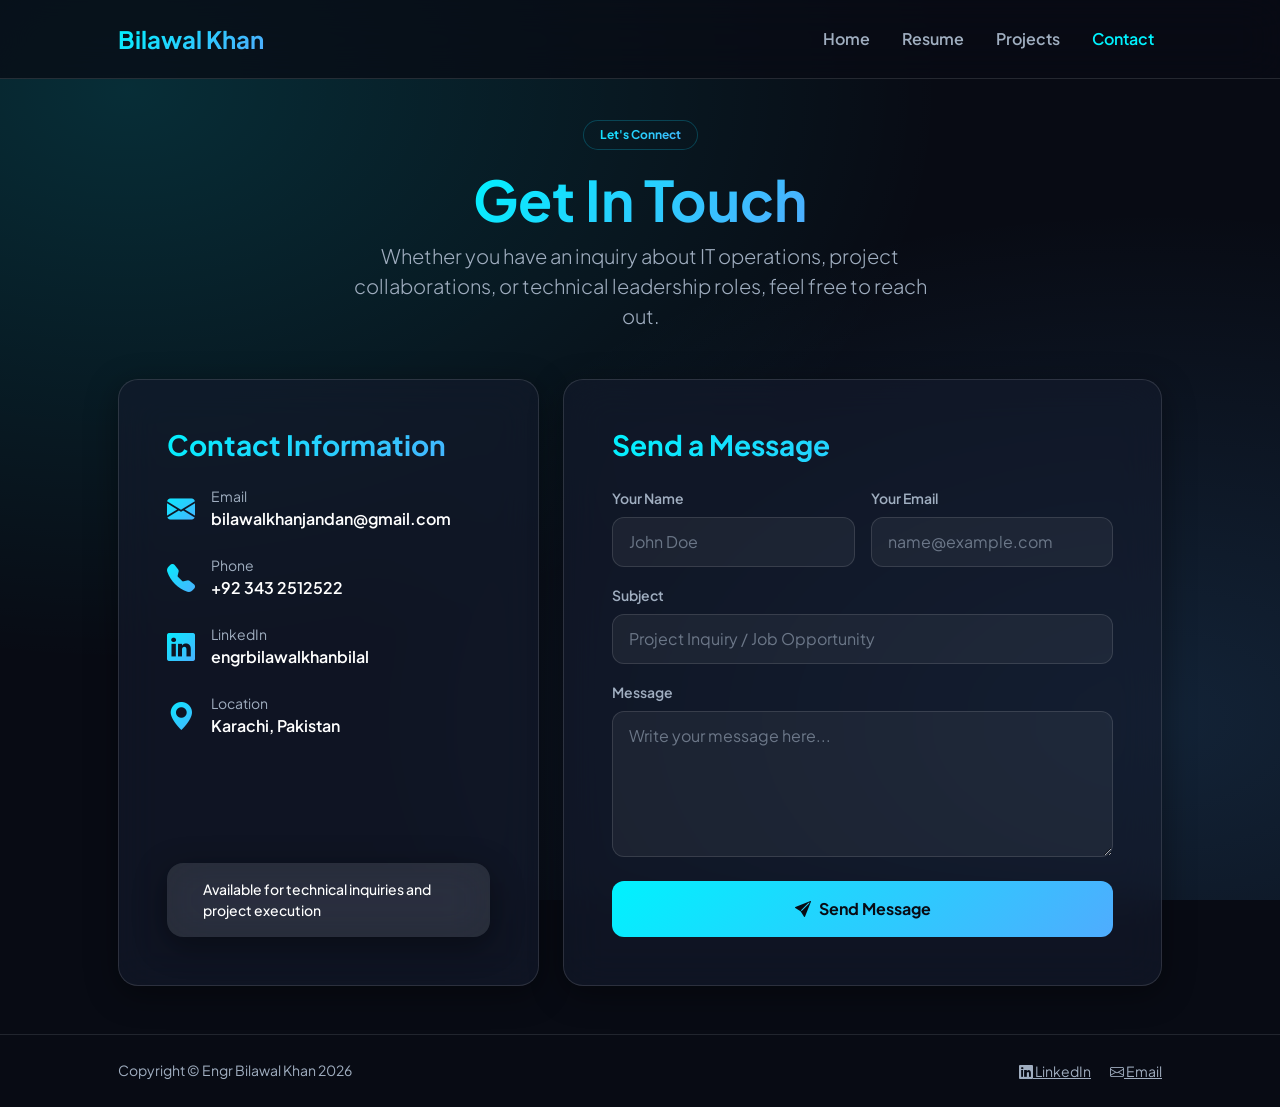
<file: contact.html>
<!DOCTYPE html>
<html lang="en">
<head>
    <meta charset="utf-8" />
    <meta name="viewport" content="width=device-width, initial-scale=1, shrink-to-fit=no" />
    <title>Contact — Engr Bilawal Khan</title>
    <link rel="icon" type="image/x-icon" href="assets/MyProfile.png" />
    <link rel="preconnect" href="https://fonts.googleapis.com" />
    <link rel="preconnect" href="https://fonts.gstatic.com" crossorigin />
    <link href="https://fonts.googleapis.com/css2?family=Plus+Jakarta+Sans:wght@300;400;500;600;700;800&display=swap" rel="stylesheet" />
    <link href="https://cdn.jsdelivr.net/npm/bootstrap-icons@1.10.5/font/bootstrap-icons.css" rel="stylesheet" />
    <link href="https://cdn.jsdelivr.net/npm/bootstrap@5.3.0/dist/css/bootstrap.min.css" rel="stylesheet" />
    <link href="https://unpkg.com/aos@2.3.1/dist/aos.css" rel="stylesheet" />
    <link href="css/styles.css" rel="stylesheet" />
</head>

<body class="d-flex flex-column h-100">
    <main class="flex-shrink-0">
        <!-- Navigation -->
        <nav class="navbar navbar-expand-lg navbar-dark py-3 fixed-top">
            <div class="container px-4 px-lg-5">
                <a class="navbar-brand fw-bold fs-4" href="index.html">
                    <span class="text-gradient">Bilawal Khan</span>
                </a>
                <button class="navbar-toggler border-0" type="button" data-bs-toggle="collapse" data-bs-target="#navbarSupportedContent">
                    <span class="navbar-toggler-icon"></span>
                </button>
                <div class="collapse navbar-collapse" id="navbarSupportedContent">
                    <ul class="navbar-nav ms-auto mb-2 mb-lg-0 fw-semibold gap-lg-3">
                        <li class="nav-item"><a class="nav-link" href="index.html">Home</a></li>
                        <li class="nav-item"><a class="nav-link" href="resume.html">Resume</a></li>
                        <li class="nav-item"><a class="nav-link" href="projects.html">Projects</a></li>
                        <li class="nav-item"><a class="nav-link active" href="contact.html">Contact</a></li>
                    </ul>
                </div>
            </div>
        </nav>

        <!-- Main Content -->
        <div class="container px-4 px-lg-5 my-5 pt-5">
            <div class="text-center mb-5 mt-4" data-aos="fade-down">
                <span class="badge bg-opacity-10 bg-info text-gradient px-3 py-2 rounded-pill mb-3 border border-info border-opacity-25">
                    Let's Connect
                </span>
                <h1 class="display-4 fw-bold mb-2"><span class="text-gradient">Get In Touch</span></h1>
                <p class="lead text-muted mx-auto" style="max-width: 600px;">
                    Whether you have an inquiry about IT operations, project collaborations, or technical leadership roles, feel free to reach out.
                </p>
            </div>

            <div class="row g-4 justify-content-center align-items-stretch">
                <!-- Direct Contact Information -->
                <div class="col-lg-5" data-aos="fade-right">
                    <div class="glass-card p-4 p-md-5 h-100 d-flex flex-column justify-content-between">
                        <div>
                            <h3 class="fw-bold mb-4 text-gradient">Contact Information</h3>
                            
                            <div class="d-flex align-items-center mb-4">
                                <div class="fs-3 text-gradient me-3"><i class="bi bi-envelope-fill"></i></div>
                                <div>
                                    <span class="text-muted d-block small">Email</span>
                                    <a href="mailto:bilawalkhanjandan@gmail.com" class="text-white text-decoration-none fw-semibold">bilawalkhanjandan@gmail.com</a>
                                </div>
                            </div>

                            <div class="d-flex align-items-center mb-4">
                                <div class="fs-3 text-gradient me-3"><i class="bi bi-telephone-fill"></i></div>
                                <div>
                                    <span class="text-muted d-block small">Phone</span>
                                    <a href="tel:+923432512522" class="text-white text-decoration-none fw-semibold">+92 343 2512522</a>
                                </div>
                            </div>

                            <div class="d-flex align-items-center mb-4">
                                <div class="fs-3 text-gradient me-3"><i class="bi bi-linkedin"></i></div>
                                <div>
                                    <span class="text-muted d-block small">LinkedIn</span>
                                    <a href="https://linkedin.com/in/engrbilawalkhanbilal" target="_blank" class="text-white text-decoration-none fw-semibold">engrbilawalkhanbilal</a>
                                </div>
                            </div>

                            <div class="d-flex align-items-center mb-4">
                                <div class="fs-3 text-gradient me-3"><i class="bi bi-geo-alt-fill"></i></div>
                                <div>
                                    <span class="text-muted d-block small">Location</span>
                                    <span class="text-white fw-semibold">Karachi, Pakistan</span>
                                </div>
                            </div>
                        </div>

                        <div class="p-3 rounded-4 glass-card border-0 bg-opacity-10 bg-white mt-4">
                            <div class="d-flex align-items-center gap-2">
                                <span class="spinner-grow spinner-grow-sm text-info" role="status"></span>
                                <span class="small text-white fw-medium">Available for technical inquiries and project execution</span>
                            </div>
                        </div>
                    </div>
                </div>

                <!-- Contact Form -->
                <div class="col-lg-7" data-aos="fade-left">
                    <div class="glass-card p-4 p-md-5 h-100">
                        <h3 class="fw-bold mb-4 text-gradient">Send a Message</h3>
                        <form action="https://formsubmit.co/bilawalkhanjandan@gmail.com" method="POST">
                            <!-- Redirect back to contact page after sending -->
                            <input type="hidden" name="_next" value="https://engrbilawalkhanbilal.github.io/MyPortfolio/contact.html">
                            <!-- Prevents Spam Captchas (Optional) -->
                            <input type="hidden" name="_captcha" value="false">

                            <div class="row g-3">
                                <div class="col-md-6">
                                    <label for="name" class="form-label text-muted small fw-semibold">Your Name</label>
                                    <input type="text" name="name" class="form-control glass-input" id="name" placeholder="John Doe" required />
                                </div>
                                <div class="col-md-6">
                                    <label for="email" class="form-label text-muted small fw-semibold">Your Email</label>
                                    <input type="email" name="email" class="form-control glass-input" id="email" placeholder="name@example.com" required />
                                </div>
                                <div class="col-12">
                                    <label for="subject" class="form-label text-muted small fw-semibold">Subject</label>
                                    <input type="text" name="_subject" class="form-control glass-input" id="subject" placeholder="Project Inquiry / Job Opportunity" required />
                                </div>
                                <div class="col-12">
                                    <label for="message" class="form-label text-muted small fw-semibold">Message</label>
                                    <textarea name="message" class="form-control glass-input" id="message" rows="5" placeholder="Write your message here..." required></textarea>
                                </div>
                                <div class="col-12 mt-4">
                                    <button type="submit" class="btn btn-gradient w-100 py-3 d-flex align-items-center justify-content-center gap-2">
                                        <i class="bi bi-send-fill"></i> Send Message
                                    </button>
                                </div>
                            </div>
                        </form>
                    </div>
                </div>
            </div>
        </div>
    </main>

    <!-- Footer -->
    <footer class="py-4 mt-auto border-top border-secondary border-opacity-25">
        <div class="container px-4 px-lg-5">
            <div class="row align-items-center justify-content-between flex-column flex-sm-row">
                <div class="col-auto">
                    <div class="small text-muted">Copyright &copy; Engr Bilawal Khan <span id="currentYear"></span></div>
                </div>
                <div class="col-auto">
                    <a class="small text-muted me-3" href="https://linkedin.com/in/engrbilawalkhanbilal" target="_blank"><i class="bi bi-linkedin"></i> LinkedIn</a>
                    <a class="small text-muted" href="mailto:bilawalkhanjandan@gmail.com"><i class="bi bi-envelope"></i> Email</a>
                </div>
            </div>
        </div>
    </footer>

    <!-- Scripts -->
    <script src="https://cdn.jsdelivr.net/npm/bootstrap@5.3.0/dist/js/bootstrap.bundle.min.js"></script>
    <script src="https://unpkg.com/aos@2.3.1/dist/aos.js"></script>
    <script src="js/scripts.js"></script>
    <script>
        AOS.init({ duration: 800, once: true });
        document.getElementById('currentYear').textContent = new Date().getFullYear();
    </script>
</body>
</html>
</file>
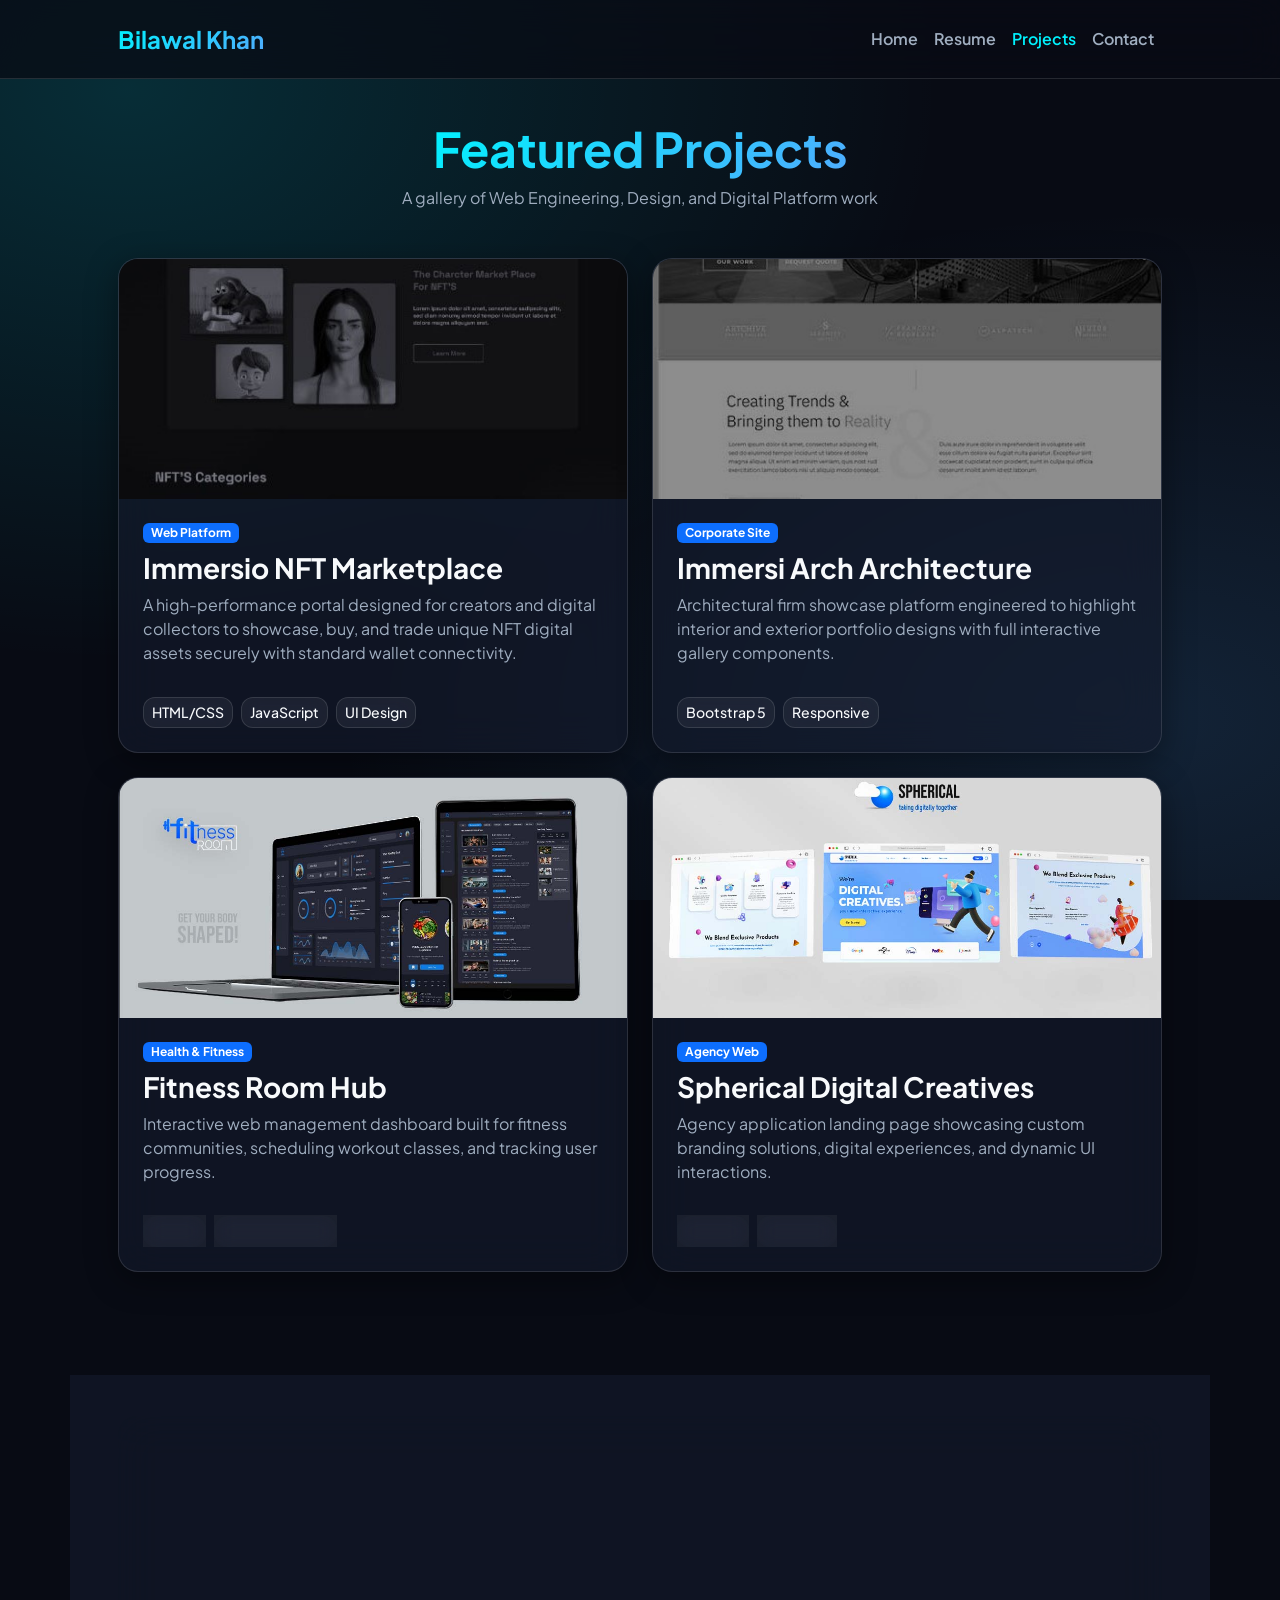
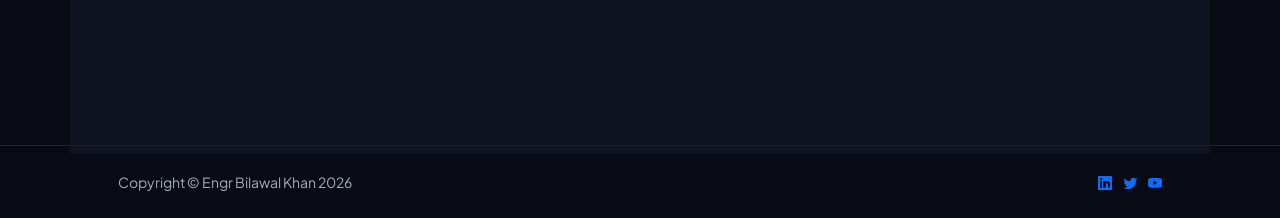
<file: projects.html>
<!DOCTYPE html>
<html lang="en">
<head>
    <meta charset="utf-8" />
    <meta name="viewport" content="width=device-width, initial-scale=1, shrink-to-fit=no" />
    <title>Projects - Engr Bilawal Khan</title>
    <link rel="icon" type="image/x-icon" href="assets/MyProfile.png" />
    <link href="https://fonts.googleapis.com/css2?family=Plus+Jakarta+Sans:wght@300;400;500;600;700;800&display=swap" rel="stylesheet" />
    <link href="https://cdn.jsdelivr.net/npm/bootstrap-icons@1.10.5/font/bootstrap-icons.css" rel="stylesheet" />
    <link href="https://cdn.jsdelivr.net/npm/bootstrap@5.3.0/dist/css/bootstrap.min.css" rel="stylesheet" />
    <link href="https://unpkg.com/aos@2.3.1/dist/aos.css" rel="stylesheet" />
    <link href="css/styles.css" rel="stylesheet" />
</head>

<body class="d-flex flex-column h-100">
    <main class="flex-shrink-0">
        <!-- Navigation -->
        <nav class="navbar navbar-expand-lg navbar-dark py-3 fixed-top">
            <div class="container px-5">
                <a class="navbar-brand fw-bold fs-4" href="index.html">
                    <span class="text-gradient">Bilawal Khan</span>
                </a>
                <button class="navbar-toggler" type="button" data-bs-toggle="collapse" data-bs-target="#navbarSupportedContent">
                    <span class="navbar-toggler-icon"></span>
                </button>
                <div class="collapse navbar-collapse" id="navbarSupportedContent">
                    <ul class="navbar-nav ms-auto mb-2 mb-lg-0 fw-semibold">
                        <li class="nav-item"><a class="nav-link" href="index.html">Home</a></li>
                        <li class="nav-item"><a class="nav-link" href="resume.html">Resume</a></li>
                        <li class="nav-item"><a class="nav-link active" href="projects.html">Projects</a></li>
                        <li class="nav-item"><a class="nav-link" href="contact.html">Contact</a></li>
                    </ul>
                </div>
            </div>
        </nav>

        <section class="py-5 my-5">
            <div class="container px-5 pt-4">
                <div class="text-center mb-5" data-aos="fade-down">
                    <h1 class="display-5 fw-bold mb-2"><span class="text-gradient">Featured Projects</span></h1>
                    <p class="text-muted">A gallery of Web Engineering, Design, and Digital Platform work</p>
                </div>

                <div class="row g-4 justify-content-center">
                    <!-- Project Card 1 -->
                    <div class="col-lg-6" data-aos="fade-up" data-aos-delay="100">
                        <div class="glass-card overflow-hidden h-100 d-flex flex-column">
                            <img src="assets/NFT web.jpg" class="card-img-top object-fit-cover" alt="Immersio NFT" style="height: 240px;" />
                            <div class="p-4 flex-grow-1 d-flex flex-column">
                                <span class="badge bg-primary bg-opacity-20 text-accent-blue w-auto align-self-start mb-2">Web Platform</span>
                                <h3 class="fw-bold">Immersio NFT Marketplace</h3>
                                <p class="text-muted flex-grow-1">
                                    A high-performance portal designed for creators and digital collectors to showcase, buy, and trade unique NFT digital assets securely with standard wallet connectivity.
                                </p>
                                <div class="d-flex gap-2 mt-3">
                                    <span class="skill-badge py-1 px-2 small">HTML/CSS</span>
                                    <span class="skill-badge py-1 px-2 small">JavaScript</span>
                                    <span class="skill-badge py-1 px-2 small">UI Design</span>
                                </div>
                            </div>
                        </div>
                    </div>

                    <!-- Project Card 2 -->
                    <div class="col-lg-6" data-aos="fade-up" data-aos-delay="200">
                        <div class="glass-card overflow-hidden h-100 d-flex flex-column">
                            <img src="assets/immersitect.jpg" class="card-img-top object-fit-cover" alt="Immersi Arch" style="height: 240px;" />
                            <div class="p-4 flex-grow-1 d-flex flex-column">
                                <span class="badge bg-primary bg-opacity-20 text-accent-blue w-auto align-self-start mb-2">Corporate Site</span>
                                <h3 class="fw-bold">Immersi Arch Architecture</h3>
                                <p class="text-muted flex-grow-1">
                                    Architectural firm showcase platform engineered to highlight interior and exterior portfolio designs with full interactive gallery components.
                                </p>
                                <div class="d-flex gap-2 mt-3">
                                    <span class="skill-badge py-1 px-2 small">Bootstrap 5</span>
                                    <span class="skill-badge py-1 px-2 small">Responsive</span>
                                </div>
                            </div>
                        </div>
                    </div>

                    <!-- Project Card 3 -->
                    <div class="col-lg-6" data-aos="fade-up" data-aos-delay="300">
                        <div class="glass-card overflow-hidden h-100 d-flex flex-column">
                            <img src="assets/fr1.jpg" class="card-img-top object-fit-cover" alt="Fitness Room" style="height: 240px;" />
                            <div class="p-4 flex-grow-1 d-flex flex-column">
                                <span class="badge bg-primary bg-opacity-20 text-accent-blue w-auto align-self-start mb-2">Health & Fitness</span>
                                <h3 class="fw-bold">Fitness Room Hub</h3>
                                <p class="text-muted flex-grow-1">
                                    Interactive web management dashboard built for fitness communities, scheduling workout classes, and tracking user progress.
                                </p>
                                <div class="d-flex gap-2 mt-3">
                                    <span class="skill-badge py-1 px-2 small">jQuery</span>
                                    <span class="skill-badge py-1 px-2 small">CSS Animations</span>
                                </div>
                            </div>
                        </div>
                    </div>

                    <!-- Project Card 4 -->
                    <div class="col-lg-6" data-aos="fade-up" data-aos-delay="400">
                        <div class="glass-card overflow-hidden h-100 d-flex flex-column">
                            <img src="assets/s1.jpg" class="card-img-top object-fit-cover" alt="Spherical" style="height: 240px;" />
                            <div class="p-4 flex-grow-1 d-flex flex-column">
                                <span class="badge bg-primary bg-opacity-20 text-accent-blue w-auto align-self-start mb-2">Agency Web</span>
                                <h3 class="fw-bold">Spherical Digital Creatives</h3>
                                <p class="text-muted flex-grow-1">
                                    Agency application landing page showcasing custom branding solutions, digital experiences, and dynamic UI interactions.
                                </p>
                                <div class="d-flex gap-2 mt-3">
                                    <span class="skill-badge py-1 px-2 small">React.js</span>
                                    <span class="skill-badge py-1 px-2 small">Frontend</span>
                                </div>
                            </div>
                        </div>
                    </div>
                </div>
            </div>
        </section>

        <!-- CTA Section -->
        <section class="py-5">
            <div class="container px-5">
                <div class="glass-card p-5 text-center" data-aos="zoom-in">
                    <h2 class="display-5 fw-bold mb-3">Let's build something extraordinary</h2>
                    <p class="text-muted lead mb-4">Interested in collaborating or discussing engineering solutions?</p>
                    <a class="btn btn-gradient px-5 py-3 fs-6" href="contact.html">Get In Touch</a>
                </div>
            </div>
        </section>
    </main>

    <!-- Footer -->
    <footer class="py-4 mt-auto border-top border-secondary border-opacity-25">
        <div class="container px-5">
            <div class="row align-items-center justify-content-between flex-column flex-sm-row">
                <div class="col-auto">
                    <div class="small text-muted">
                        Copyright &copy; Engr Bilawal Khan <span id="currentYear"></span>
                    </div>
                </div>
                <div class="col-auto">
                    <a class="small me-2" href="https://www.linkedin.com/in/engrbilawalkhanbilal/" target="_blank"><i class="bi bi-linkedin"></i></a>
                    <a class="small me-2" href="https://twitter.com/EngrBilawalKhan" target="_blank"><i class="bi bi-twitter"></i></a>
                    <a class="small" href="https://www.youtube.com/@ZBAHTech" target="_blank"><i class="bi bi-youtube"></i></a>
                </div>
            </div>
        </div>
    </footer>

    <script src="https://cdn.jsdelivr.net/npm/bootstrap@5.3.0/dist/js/bootstrap.bundle.min.js"></script>
    <script src="https://unpkg.com/aos@2.3.1/dist/aos.js"></script>
    <script src="js/scripts.js"></script>
    <script>AOS.init({ duration: 1000, once: true });</script>
</body>
</html>
</file>
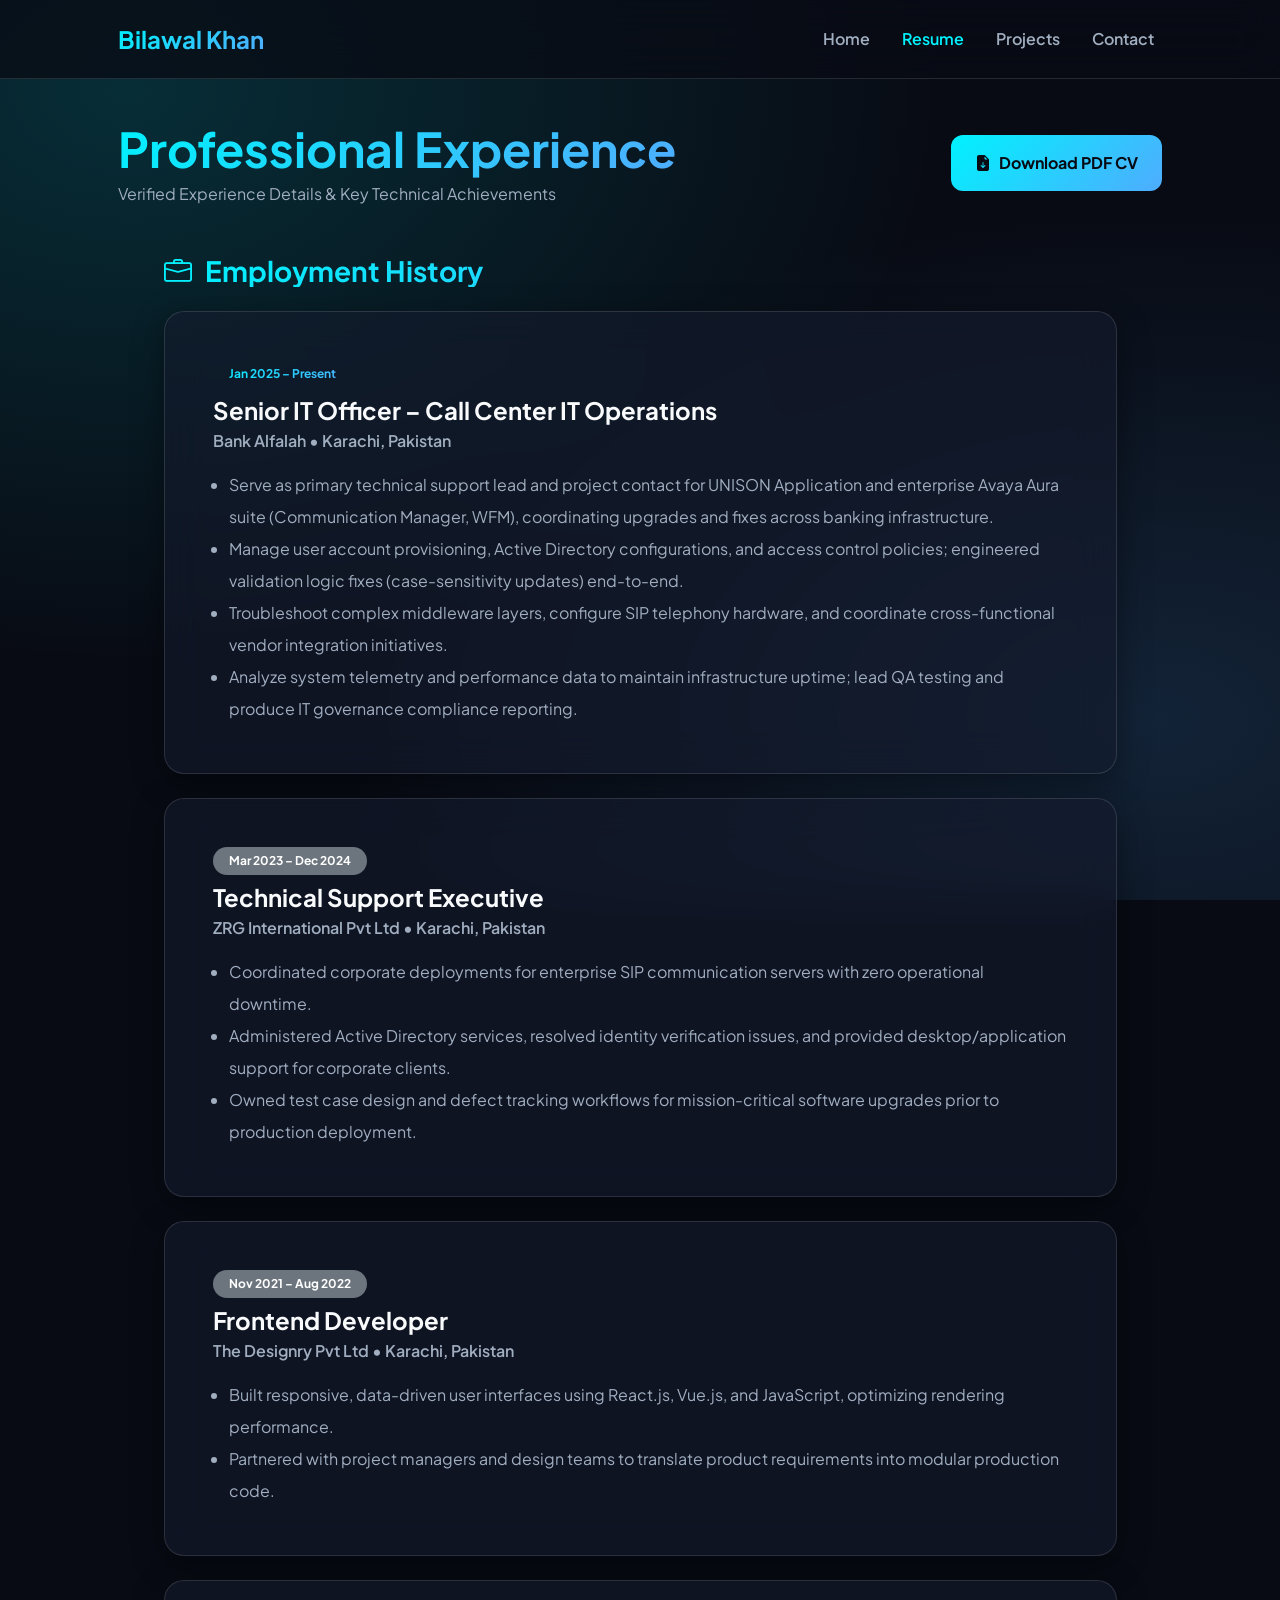
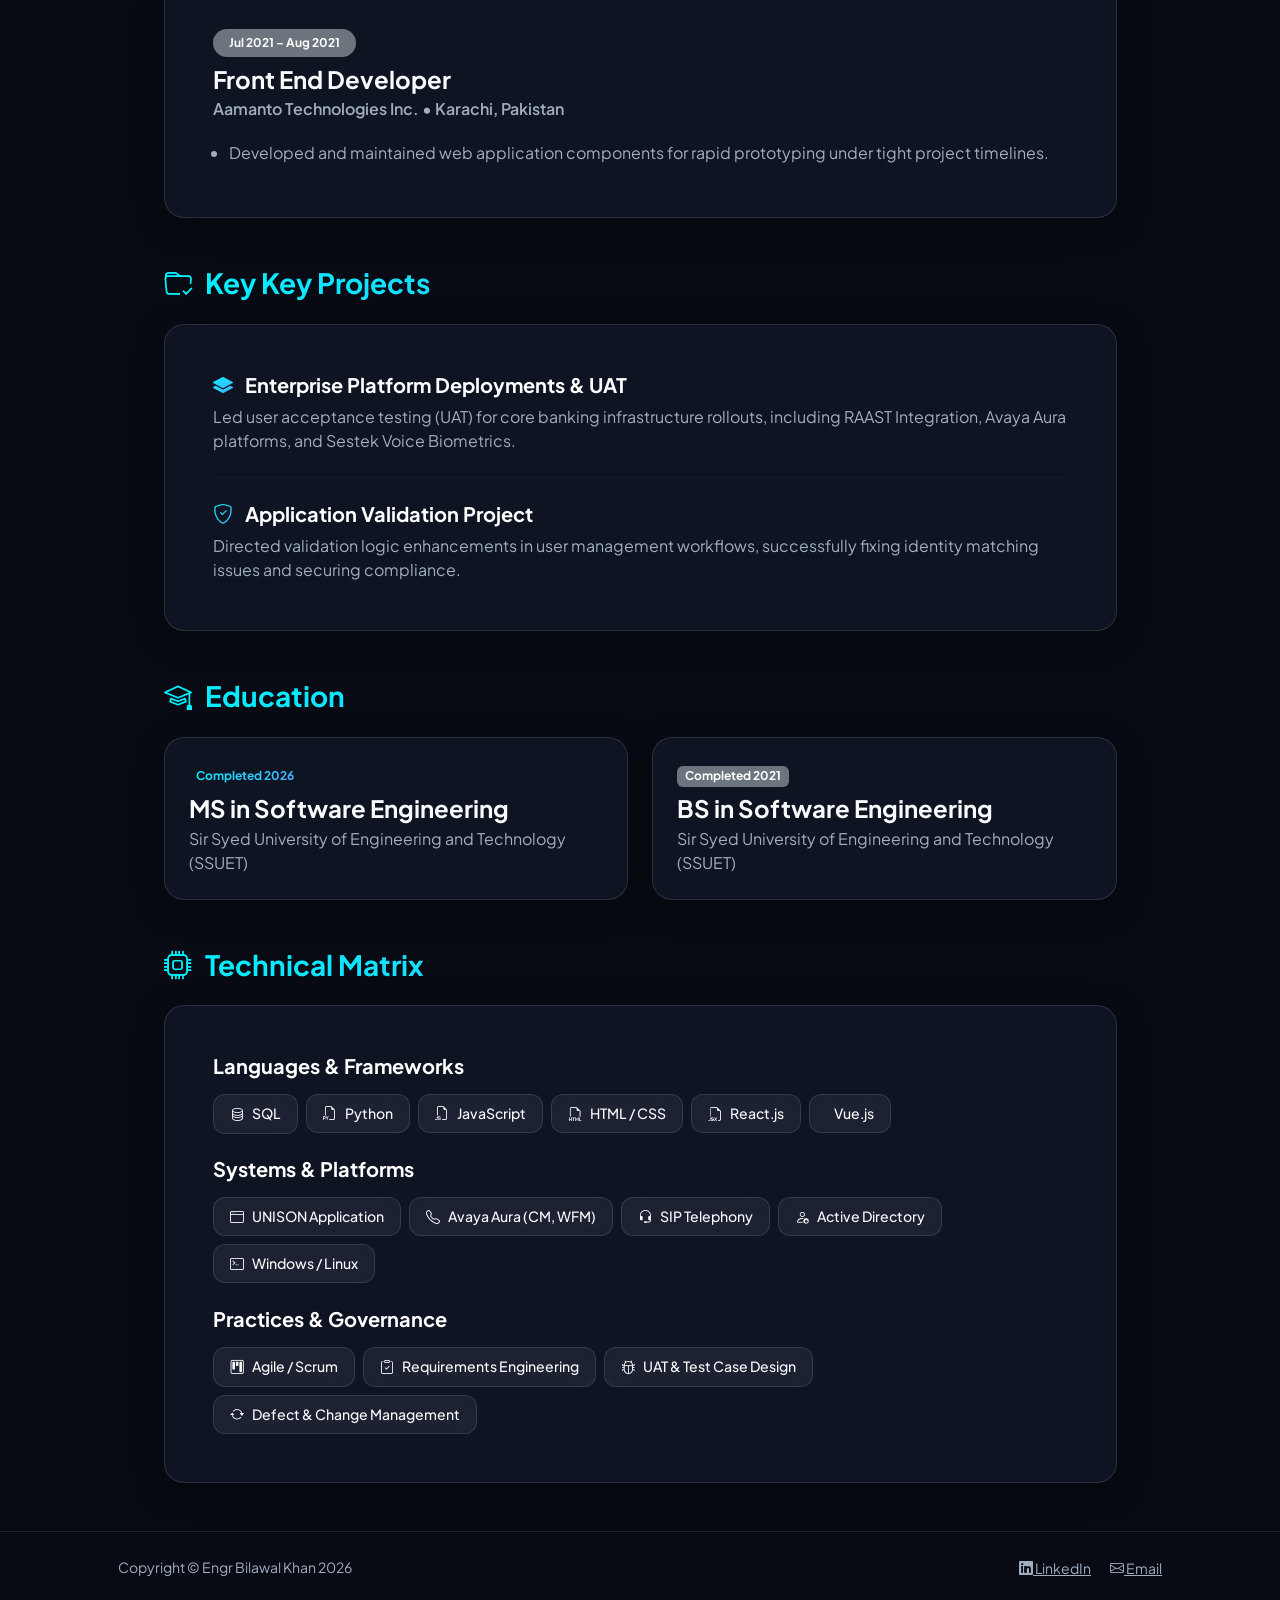
<file: resume.html>
<!DOCTYPE html>
<html lang="en">
<head>
    <meta charset="utf-8" />
    <meta name="viewport" content="width=device-width, initial-scale=1, shrink-to-fit=no" />
    <title>Resume — Engr Bilawal Khan</title>
    <link rel="icon" type="image/x-icon" href="assets/MyProfile.png" />
    <link href="https://fonts.googleapis.com/css2?family=Plus+Jakarta+Sans:wght@300;400;500;600;700;800&display=swap" rel="stylesheet" />
    <link href="https://cdn.jsdelivr.net/npm/bootstrap-icons@1.10.5/font/bootstrap-icons.css" rel="stylesheet" />
    <link href="https://cdn.jsdelivr.net/npm/bootstrap@5.3.0/dist/css/bootstrap.min.css" rel="stylesheet" />
    <link href="https://unpkg.com/aos@2.3.1/dist/aos.css" rel="stylesheet" />
    <link href="css/styles.css" rel="stylesheet" />
</head>

<body class="d-flex flex-column h-100">
    <main class="flex-shrink-0">
        <!-- Navigation -->
        <nav class="navbar navbar-expand-lg navbar-dark py-3 fixed-top">
            <div class="container px-4 px-lg-5">
                <a class="navbar-brand fw-bold fs-4" href="index.html">
                    <span class="text-gradient">Bilawal Khan</span>
                </a>
                <button class="navbar-toggler border-0" type="button" data-bs-toggle="collapse" data-bs-target="#navbarSupportedContent">
                    <span class="navbar-toggler-icon"></span>
                </button>
                <div class="collapse navbar-collapse" id="navbarSupportedContent">
                    <ul class="navbar-nav ms-auto mb-2 mb-lg-0 fw-semibold gap-lg-3">
                        <li class="nav-item"><a class="nav-link" href="index.html">Home</a></li>
                        <li class="nav-item"><a class="nav-link active" href="resume.html">Resume</a></li>
                        <li class="nav-item"><a class="nav-link" href="projects.html">Projects</a></li>
                        <li class="nav-item"><a class="nav-link" href="contact.html">Contact</a></li>
                    </ul>
                </div>
            </div>
        </nav>

        <div class="container px-4 px-lg-5 my-5 pt-5">
            <!-- Header & Download -->
            <div class="d-flex flex-column flex-md-row align-items-md-center justify-content-between mb-5 mt-4" data-aos="fade-down">
                <div>
                    <h1 class="display-5 fw-bold mb-1"><span class="text-gradient">Professional Experience</span></h1>
                    <p class="text-muted mb-0">Verified Experience Details & Key Technical Achievements</p>
                </div>
                <a class="btn btn-gradient px-4 py-3 mt-3 mt-md-0 d-inline-flex align-items-center gap-2" href="assets/BilawalKhanJobResume.pdf" download>
                    <i class="bi bi-file-earmark-arrow-down-fill"></i> Download PDF CV
                </a>
            </div>

            <div class="row gx-5 justify-content-center">
                <div class="col-lg-11">
                    
                    <!-- Work Experience -->
                    <section class="mb-5" data-aos="fade-up">
                        <h2 class="h3 fw-bold mb-4 text-gradient"><i class="bi bi-briefcase me-2"></i> Employment History</h2>
                        
                        <!-- Role 1 -->
                        <div class="glass-card p-4 p-md-5 mb-4">
                            <div class="d-flex flex-column flex-md-row justify-content-between align-items-md-start mb-3">
                                <div>
                                    <span class="badge bg-info bg-opacity-20 text-gradient px-3 py-2 rounded-pill mb-2">Jan 2025 – Present</span>
                                    <h4 class="fw-bold mb-1">Senior IT Officer – Call Center IT Operations</h4>
                                    <div class="text-muted fw-semibold">Bank Alfalah • Karachi, Pakistan</div>
                                </div>
                            </div>
                            <ul class="text-muted mb-0 ps-3 lh-lg">
                                <li>Serve as primary technical support lead and project contact for UNISON Application and enterprise Avaya Aura suite (Communication Manager, WFM), coordinating upgrades and fixes across banking infrastructure.</li>
                                <li>Manage user account provisioning, Active Directory configurations, and access control policies; engineered validation logic fixes (case-sensitivity updates) end-to-end.</li>
                                <li>Troubleshoot complex middleware layers, configure SIP telephony hardware, and coordinate cross-functional vendor integration initiatives.</li>
                                <li>Analyze system telemetry and performance data to maintain infrastructure uptime; lead QA testing and produce IT governance compliance reporting.</li>
                            </ul>
                        </div>

                        <!-- Role 2 -->
                        <div class="glass-card p-4 p-md-5 mb-4">
                            <div class="d-flex flex-column flex-md-row justify-content-between align-items-md-start mb-3">
                                <div>
                                    <span class="badge bg-secondary bg-opacity-20 text-white px-3 py-2 rounded-pill mb-2">Mar 2023 – Dec 2024</span>
                                    <h4 class="fw-bold mb-1">Technical Support Executive</h4>
                                    <div class="text-muted fw-semibold">ZRG International Pvt Ltd • Karachi, Pakistan</div>
                                </div>
                            </div>
                            <ul class="text-muted mb-0 ps-3 lh-lg">
                                <li>Coordinated corporate deployments for enterprise SIP communication servers with zero operational downtime.</li>
                                <li>Administered Active Directory services, resolved identity verification issues, and provided desktop/application support for corporate clients.</li>
                                <li>Owned test case design and defect tracking workflows for mission-critical software upgrades prior to production deployment.</li>
                            </ul>
                        </div>

                        <!-- Role 3 -->
                        <div class="glass-card p-4 p-md-5 mb-4">
                            <div class="d-flex flex-column flex-md-row justify-content-between align-items-md-start mb-3">
                                <div>
                                    <span class="badge bg-secondary bg-opacity-20 text-white px-3 py-2 rounded-pill mb-2">Nov 2021 – Aug 2022</span>
                                    <h4 class="fw-bold mb-1">Frontend Developer</h4>
                                    <div class="text-muted fw-semibold">The Designry Pvt Ltd • Karachi, Pakistan</div>
                                </div>
                            </div>
                            <ul class="text-muted mb-0 ps-3 lh-lg">
                                <li>Built responsive, data-driven user interfaces using React.js, Vue.js, and JavaScript, optimizing rendering performance.</li>
                                <li>Partnered with project managers and design teams to translate product requirements into modular production code.</li>
                            </ul>
                        </div>

                        <!-- Role 4 -->
                        <div class="glass-card p-4 p-md-5 mb-4">
                            <div class="d-flex flex-column flex-md-row justify-content-between align-items-md-start mb-3">
                                <div>
                                    <span class="badge bg-secondary bg-opacity-20 text-white px-3 py-2 rounded-pill mb-2">Jul 2021 – Aug 2021</span>
                                    <h4 class="fw-bold mb-1">Front End Developer</h4>
                                    <div class="text-muted fw-semibold">Aamanto Technologies Inc. • Karachi, Pakistan</div>
                                </div>
                            </div>
                            <ul class="text-muted mb-0 ps-3 lh-lg">
                                <li>Developed and maintained web application components for rapid prototyping under tight project timelines.</li>
                            </ul>
                        </div>
                    </section>

                    <!-- Key Enterprise Projects -->
                    <section class="mb-5" data-aos="fade-up">
                        <h2 class="h3 fw-bold mb-4 text-gradient"><i class="bi bi-folder-check me-2"></i> Key Key Projects</h2>
                        <div class="glass-card p-4 p-md-5">
                            <div class="mb-4">
                                <h5 class="fw-bold text-white mb-2"><i class="bi bi-layers-fill text-gradient me-2"></i> Enterprise Platform Deployments & UAT</h5>
                                <p class="text-muted mb-0">Led user acceptance testing (UAT) for core banking infrastructure rollouts, including RAAST Integration, Avaya Aura platforms, and Sestek Voice Biometrics.</p>
                            </div>
                            <hr class="border-secondary border-opacity-25 my-4">
                            <div>
                                <h5 class="fw-bold text-white mb-2"><i class="bi bi-shield-check text-gradient me-2"></i> Application Validation Project</h5>
                                <p class="text-muted mb-0">Directed validation logic enhancements in user management workflows, successfully fixing identity matching issues and securing compliance.</p>
                            </div>
                        </div>
                    </section>

                    <!-- Education -->
                    <section class="mb-5" data-aos="fade-up">
                        <h2 class="h3 fw-bold mb-4 text-gradient"><i class="bi bi-mortarboard me-2"></i> Education</h2>
                        <div class="row g-4">
                            <div class="col-md-6">
                                <div class="glass-card p-4 h-100">
                                    <span class="badge bg-info bg-opacity-20 text-gradient mb-2">Completed 2026</span>
                                    <h4 class="fw-bold mb-1">MS in Software Engineering</h4>
                                    <p class="text-muted mb-0">Sir Syed University of Engineering and Technology (SSUET)</p>
                                </div>
                            </div>
                            <div class="col-md-6">
                                <div class="glass-card p-4 h-100">
                                    <span class="badge bg-secondary bg-opacity-20 text-white mb-2">Completed 2021</span>
                                    <h4 class="fw-bold mb-1">BS in Software Engineering</h4>
                                    <p class="text-muted mb-0">Sir Syed University of Engineering and Technology (SSUET)</p>
                                </div>
                            </div>
                        </div>
                    </section>

                    <!-- Skills Matrix -->
                    <section data-aos="fade-up">
                        <h2 class="h3 fw-bold mb-4 text-gradient"><i class="bi bi-cpu me-2"></i> Technical Matrix</h2>
                        <div class="glass-card p-4 p-md-5">
                            <h5 class="fw-bold text-white mb-3">Languages & Frameworks</h5>
                            <div class="d-flex flex-wrap gap-2 mb-4">
                                <span class="skill-badge"><i class="bi bi-database"></i> SQL</span>
                                <span class="skill-badge"><i class="bi bi-filetype-py"></i> Python</span>
                                <span class="skill-badge"><i class="bi bi-filetype-js"></i> JavaScript</span>
                                <span class="skill-badge"><i class="bi bi-filetype-html"></i> HTML / CSS</span>
                                <span class="skill-badge"><i class="bi bi-filetype-jsx"></i> React.js</span>
                                <span class="skill-badge"><i class="bi bi-filetype-vue"></i> Vue.js</span>
                            </div>

                            <h5 class="fw-bold text-white mb-3">Systems & Platforms</h5>
                            <div class="d-flex flex-wrap gap-2 mb-4">
                                <span class="skill-badge"><i class="bi bi-window"></i> UNISON Application</span>
                                <span class="skill-badge"><i class="bi bi-telephone"></i> Avaya Aura (CM, WFM)</span>
                                <span class="skill-badge"><i class="bi bi-headset"></i> SIP Telephony</span>
                                <span class="skill-badge"><i class="bi bi-person-gear"></i> Active Directory</span>
                                <span class="skill-badge"><i class="bi bi-terminal"></i> Windows / Linux</span>
                            </div>

                            <h5 class="fw-bold text-white mb-3">Practices & Governance</h5>
                            <div class="d-flex flex-wrap gap-2">
                                <span class="skill-badge"><i class="bi bi-kanban"></i> Agile / Scrum</span>
                                <span class="skill-badge"><i class="bi bi-clipboard-check"></i> Requirements Engineering</span>
                                <span class="skill-badge"><i class="bi bi-bug"></i> UAT & Test Case Design</span>
                                <span class="skill-badge"><i class="bi bi-arrow-repeat"></i> Defect & Change Management</span>
                            </div>
                        </div>
                    </section>

                </div>
            </div>
        </div>
    </main>

    <!-- Footer -->
    <footer class="py-4 mt-auto border-top border-secondary border-opacity-25">
        <div class="container px-4 px-lg-5">
            <div class="row align-items-center justify-content-between flex-column flex-sm-row">
                <div class="col-auto">
                    <div class="small text-muted">Copyright &copy; Engr Bilawal Khan <span id="currentYear"></span></div>
                </div>
                <div class="col-auto">
                    <a class="small text-muted me-3" href="https://linkedin.com/in/engrbilawalkhanbilal" target="_blank"><i class="bi bi-linkedin"></i> LinkedIn</a>
                    <a class="small text-muted" href="mailto:bilawalkhanjandan@gmail.com"><i class="bi bi-envelope"></i> Email</a>
                </div>
            </div>
        </div>
    </footer>

    <script src="https://cdn.jsdelivr.net/npm/bootstrap@5.3.0/dist/js/bootstrap.bundle.min.js"></script>
    <script src="https://unpkg.com/aos@2.3.1/dist/aos.js"></script>
    <script src="js/scripts.js"></script>
    <script>AOS.init({ duration: 800, once: true });</script>
</body>
</html>
</file>
<file: css/styles.css>
/* ==========================================================================
   Root Variables & Base Setup
   ========================================================================== */
:root {
    --bg-dark: #080b14;
    --glass-bg: rgba(20, 27, 45, 0.6);
    --glass-border: rgba(255, 255, 255, 0.12);
    --glass-hover-border: rgba(0, 242, 254, 0.4);
    --accent-cyan: #00f2fe;
    --accent-blue: #4facfe;
    --text-primary: #f8fafc;
    --text-secondary: #a0aec0;
}

body {
    font-family: 'Plus Jakarta Sans', sans-serif;
    background-color: var(--bg-dark);
    background-image: 
        radial-gradient(at 10% 10%, rgba(0, 242, 254, 0.15) 0px, transparent 50%),
        radial-gradient(at 90% 80%, rgba(79, 172, 254, 0.15) 0px, transparent 50%);
    background-attachment: fixed;
    color: var(--text-primary);
    overflow-x: hidden;
}

/* ==========================================================================
   Glassmorphism Cards & Containers
   ========================================================================== */
.glass-card {
    background: var(--glass-bg);
    backdrop-filter: blur(20px);
    -webkit-backdrop-filter: blur(20px);
    border: 1px solid var(--glass-border);
    border-radius: 20px;
    box-shadow: 0 8px 32px 0 rgba(0, 0, 0, 0.4);
    transition: all 0.3s cubic-bezier(0.4, 0, 0.2, 1);
}

.glass-card:hover {
    transform: translateY(-6px);
    border-color: var(--glass-hover-border);
    box-shadow: 0 16px 40px 0 rgba(0, 242, 254, 0.18);
}

/* ==========================================================================
   Typography & Gradients
   ========================================================================== */
.text-gradient {
    background: linear-gradient(135deg, var(--accent-cyan) 0%, var(--accent-blue) 100%);
    -webkit-background-clip: text;
    -webkit-text-fill-color: transparent;
}

.text-muted {
    color: var(--text-secondary) !important;
}

.hover-accent {
    transition: color 0.3s ease;
}

.hover-accent:hover {
    color: var(--accent-cyan) !important;
}

/* ==========================================================================
   Buttons
   ========================================================================== */
.btn-gradient {
    background: linear-gradient(135deg, var(--accent-cyan) 0%, var(--accent-blue) 100%);
    color: #080b14;
    font-weight: 700;
    border: none;
    border-radius: 12px;
    transition: all 0.3s ease;
}

.btn-gradient:hover {
    color: #080b14;
    transform: translateY(-2px);
    box-shadow: 0 0 25px rgba(0, 242, 254, 0.5);
}

.btn-outline-glass {
    background: rgba(255, 255, 255, 0.05);
    border: 1px solid var(--glass-border);
    color: var(--text-primary);
    border-radius: 12px;
    backdrop-filter: blur(10px);
    transition: all 0.3s ease;
}

.btn-outline-glass:hover {
    background: rgba(255, 255, 255, 0.12);
    color: #fff;
    border-color: var(--accent-cyan);
}

/* ==========================================================================
   Navigation Bar
   ========================================================================== */
.navbar {
    background: rgba(8, 11, 20, 0.75) !important;
    backdrop-filter: blur(20px);
    -webkit-backdrop-filter: blur(20px);
    border-bottom: 1px solid var(--glass-border);
}

.nav-link {
    color: var(--text-secondary) !important;
    transition: color 0.3s ease;
}

.nav-link:hover, 
.nav-link.active {
    color: var(--accent-cyan) !important;
}

/* ==========================================================================
   Skill Badges & Tags
   ========================================================================== */
.skill-badge {
    background: rgba(255, 255, 255, 0.05);
    border: 1px solid var(--glass-border);
    color: var(--text-primary);
    padding: 8px 16px;
    border-radius: 12px;
    font-size: 0.88rem;
    font-weight: 500;
    backdrop-filter: blur(10px);
    display: inline-flex;
    align-items: center;
    gap: 8px;
    transition: all 0.2s ease;
}

.skill-badge:hover {
    border-color: var(--accent-cyan);
    background: rgba(0, 242, 254, 0.12);
    transform: translateY(-2px);
}

/* ==========================================================================
   Form Components (Contact Page)
   ========================================================================== */
.glass-input {
    background: rgba(255, 255, 255, 0.05) !important;
    border: 1px solid var(--glass-border) !important;
    color: var(--text-primary) !important;
    border-radius: 12px;
    padding: 12px 16px;
    transition: all 0.3s ease;
}

.glass-input:focus {
    background: rgba(255, 255, 255, 0.08) !important;
    border-color: var(--accent-cyan) !important;
    box-shadow: 0 0 15px rgba(0, 242, 254, 0.25) !important;
    outline: none;
}

.glass-input::placeholder {
    color: var(--text-secondary);
    opacity: 0.6;
}

/* ==========================================================================
   Profile Image & Responsive Hero Controls
   ========================================================================== */
.profile-hero-img {
    width: 240px;
    height: 240px;
    object-fit: cover;
}

@media (min-width: 992px) {
    .profile-hero-img {
        width: 320px;
        height: 320px;
    }
}

.profile-img-container img {
    border: 2px solid var(--glass-border);
    box-shadow: 0 0 35px rgba(0, 242, 254, 0.25);
}
</file>
